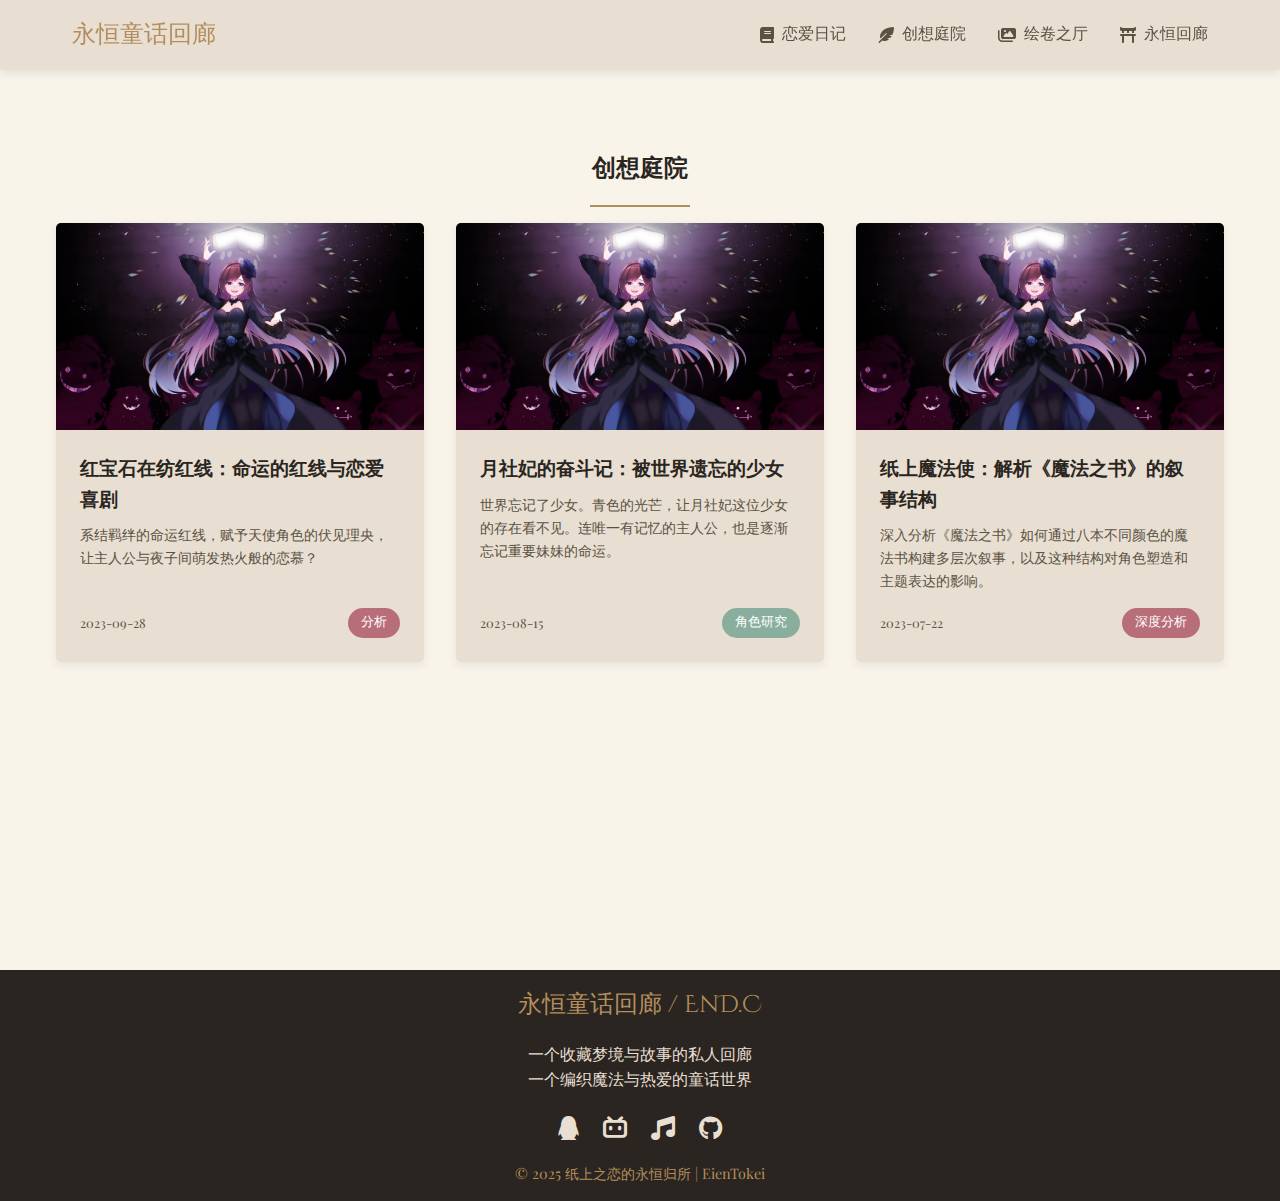
<file: creations.html>
<!DOCTYPE html>
<html lang="en">
<head>
  <meta charset="UTF-8">
  <base href="./">
  <meta name="viewport" content="width=device-width, initial-scale=1.0">
  <link href="https://fonts.googleapis.com/css2?family=Cinzel+Decorative:wght@700&family=Playfair+Display:ital,wght@0,400;0,700;1,400&display=swap" rel="stylesheet">
  <link rel="stylesheet" href="https://cdnjs.cloudflare.com/ajax/libs/font-awesome/6.4.0/css/all.min.css">
  <link rel="stylesheet" href="./styles/index.css">
  <title>创想庭院 | 永恒童话回廊</title>
</head>
<body>
<!-- 导航栏组件将在此动态加载 -->
<div id="navbar-container"></div>

<main>
  <section id="stories">
    <div class="container section-container">
      <h2 class="section-title">创想庭院</h2>
      <!-- 文章卡片网格 -->
      <div class="articles-grid">
        <div class="article-card">
          <div class="article-card-image" style="background-image: url('./images/tale-hover.webp');"></div>
          <div class="article-card-content">
            <h3 class="article-card-title"><a href="#">红宝石在纺红线：命运的红线与恋爱喜剧</a></h3>
            <p class="article-card-excerpt">系结羁绊的命运红线，赋予天使角色的伏见理央，让主人公与夜子间萌发热火般的恋慕？</p>
            <div class="article-card-meta">
              <span>2023-09-28</span>
              <span class="tag tag-ruby">分析</span>
            </div>
          </div>
        </div>
        
        <div class="article-card">
          <div class="article-card-image" style="background-image: url('./images/tale-hover.webp');"></div>
          <div class="article-card-content">
            <h3 class="article-card-title"><a href="#">月社妃的奋斗记：被世界遗忘的少女</a></h3>
            <p class="article-card-excerpt">世界忘记了少女。青色的光芒，让月社妃这位少女的存在看不见。连唯一有记忆的主人公，也是逐渐忘记重要妹妹的命运。</p>
            <div class="article-card-meta">
              <span>2023-08-15</span>
              <span class="tag tag-jade">角色研究</span>
            </div>
          </div>
        </div>
        
        <div class="article-card">
          <div class="article-card-image" style="background-image: url('./images/tale-hover.webp');"></div>
          <div class="article-card-content">
            <h3 class="article-card-title"><a href="#">纸上魔法使：解析《魔法之书》的叙事结构</a></h3>
            <p class="article-card-excerpt">深入分析《魔法之书》如何通过八本不同颜色的魔法书构建多层次叙事，以及这种结构对角色塑造和主题表达的影响。</p>
            <div class="article-card-meta">
              <span>2023-07-22</span>
              <span class="tag tag-ruby">深度分析</span>
            </div>
          </div>
        </div>
      </div>
    
    </div>
  </section>
</main>

<!-- 页脚组件将在此动态加载 -->
<div id="footer-container"></div>

<!-- 通用工具 -->
<script src="./js/common.js"></script>
<script src="./js/navigation.js"></script>

<!-- 初始化 -->
<script>
  document.addEventListener('DOMContentLoaded', function() {
    // 加载组件
    loadComponent('navbar', 'navbar-container', { isHomepage: false });
    loadComponent('footer', 'footer-container');
  });
</script>

</body>
</html>
</file>
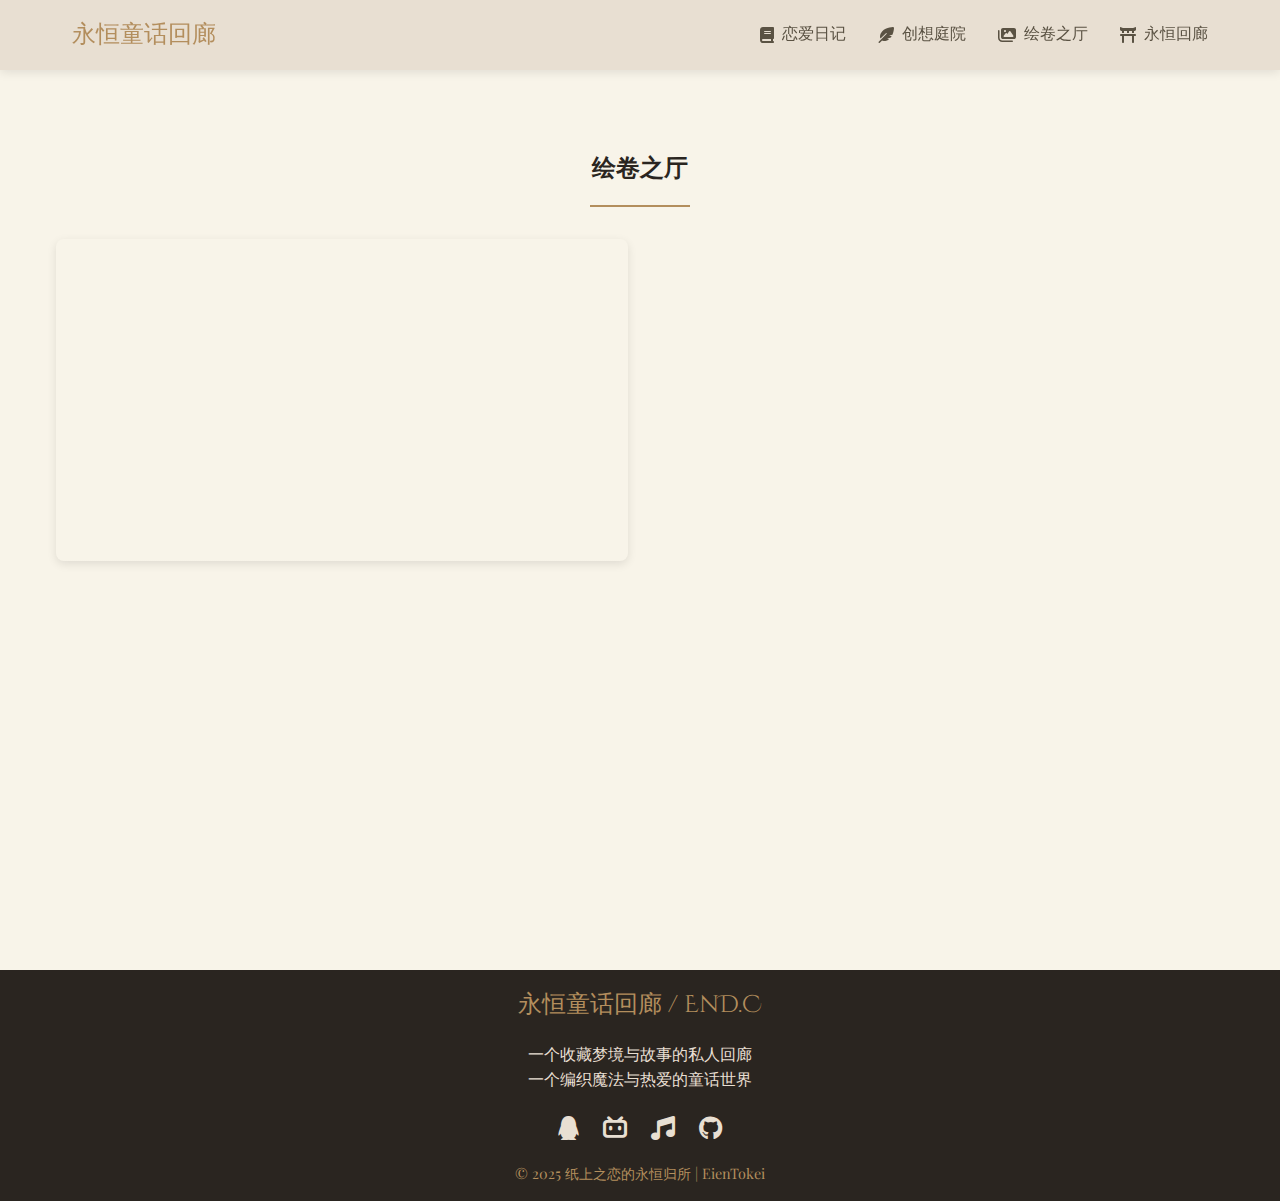
<file: gallery.html>
<!DOCTYPE html>
<html lang="en">
<head>
  <meta charset="UTF-8">
  <base href="./">
  <meta name="viewport" content="width=device-width, initial-scale=1.0">
  <link href="https://fonts.googleapis.com/css2?family=Cinzel+Decorative:wght@700&family=Playfair+Display:ital,wght@0,400;0,700;1,400&display=swap" rel="stylesheet">
  <link rel="stylesheet" href="https://cdnjs.cloudflare.com/ajax/libs/font-awesome/6.4.0/css/all.min.css">
  <link rel="stylesheet" href="./styles/index.css">
  <title>绘卷之厅 | 永恒童话回廊</title>
</head>
<body>
<!-- 导航栏组件将在此动态加载 -->
<div id="navbar-container"></div>

<main>
  <section id="stories">
    <div class="container section-container">
      <h2 class="section-title">绘卷之厅</h2>
      <!-- 卡片网格 -->
      <div class="gallery-grid">
        <a href="./articles/gallery/ONE..html">
          <div class="gallery-item">
            <div class="gallery-image" style="background-image: url('https://i.ibb.co/YBndMK8F/title-1.webp');"></div>
            <div class="gallery-overlay">
              <h4>ONE.</h4>
              <p>那里像夜深人静的积雪一样，重复着日常中毫无变化的景象。</p>
            </div>
          </div>
        </a>
        
      </div>
    
    </div>
  </section>
</main>

<!-- 页脚组件将在此动态加载 -->
<div id="footer-container"></div>

<!-- 通用工具 -->
<script src="./js/common.js"></script>
<script src="./js/navigation.js"></script>

<!-- 初始化 -->
<script>
  document.addEventListener('DOMContentLoaded', function() {
    // 加载组件
    loadComponent('navbar', 'navbar-container', { isHomepage: false });
    loadComponent('footer', 'footer-container');
  });
</script>

</body>
</html>
</file>
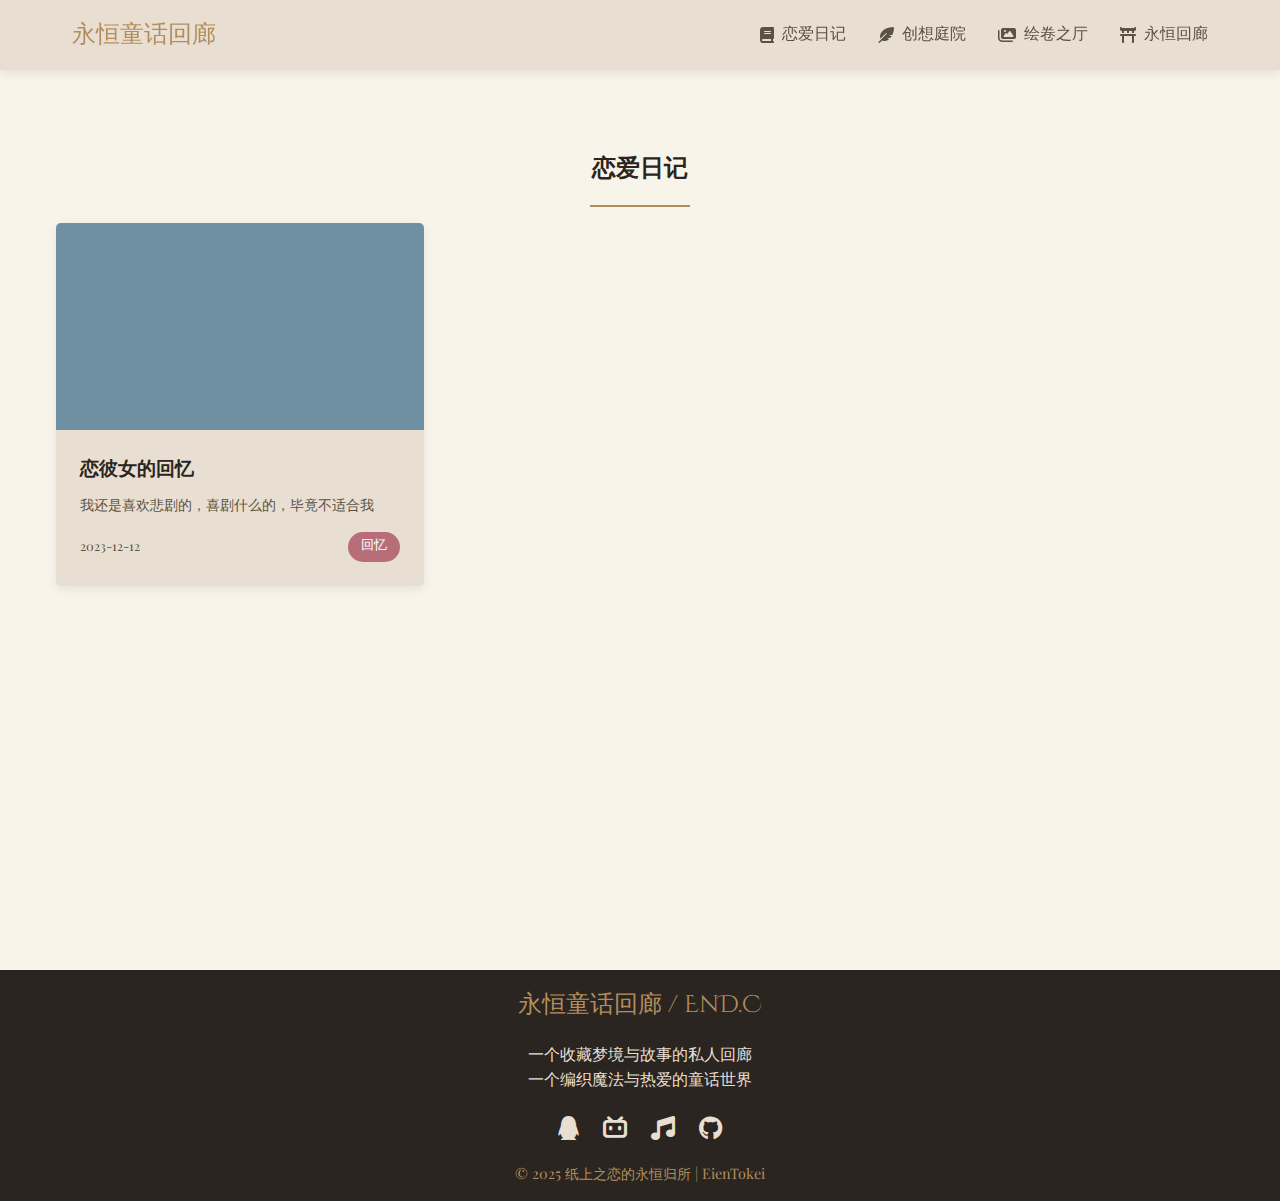
<file: stories.html>
<!DOCTYPE html>
<html lang="en">
<head>
  <meta charset="UTF-8">
  <base href="./">
  <meta name="viewport" content="width=device-width, initial-scale=1.0">
  <link href="https://fonts.googleapis.com/css2?family=Cinzel+Decorative:wght@700&family=Playfair+Display:ital,wght@0,400;0,700;1,400&display=swap" rel="stylesheet">
  <link rel="stylesheet" href="https://cdnjs.cloudflare.com/ajax/libs/font-awesome/6.4.0/css/all.min.css">
  <link rel="stylesheet" href="./styles/index.css">
  <title>恋爱日记 | 永恒童话回廊</title>
</head>
<body>
<!-- 导航栏组件将在此动态加载 -->
<div id="navbar-container"></div>

<main>
  <section id="stories">
    <div class="container section-container">
      <h2 class="section-title">恋爱日记</h2>
      <!-- 文章卡片网格 -->
      <div class="articles-grid">
        <div class="article-card">
          <div class="article-card-image" style="background-image: url('https://s3.bmp.ovh/imgs/2025/10/18/21dcacf666dc06aa.webp');"></div>
          <div class="article-card-content">
            <h3 class="article-card-title"><a href="./articles/stories/恋彼女的回忆.html">恋彼女的回忆</a></h3>
            <p class="article-card-excerpt">我还是喜欢悲剧的，喜剧什么的，毕竟不适合我</p>
            <div class="article-card-meta">
              <span>2023-12-12</span>
              <span class="tag tag-ruby">回忆</span>
            </div>
          </div>
        </div>
        
<!--        <div class="article-card">-->
<!--          <div class="article-card-image" style="background-image: url('./images/tale-hover.webp');"></div>-->
<!--          <div class="article-card-content">-->
<!--            <h3 class="article-card-title"><a href="#">月社妃的奋斗记：被世界遗忘的少女</a></h3>-->
<!--            <p class="article-card-excerpt">世界忘记了少女。青色的光芒，让月社妃这位少女的存在看不见。连唯一有记忆的主人公，也是逐渐忘记重要妹妹的命运。</p>-->
<!--            <div class="article-card-meta">-->
<!--              <span>2023-08-15</span>-->
<!--              <span class="tag tag-jade">角色研究</span>-->
<!--            </div>-->
<!--          </div>-->
<!--        </div>-->
<!--        -->
<!--        <div class="article-card">-->
<!--          <div class="article-card-image" style="background-image: url('./images/tale-hover.webp');"></div>-->
<!--          <div class="article-card-content">-->
<!--            <h3 class="article-card-title"><a href="#">纸上魔法使：解析《魔法之书》的叙事结构</a></h3>-->
<!--            <p class="article-card-excerpt">深入分析《魔法之书》如何通过八本不同颜色的魔法书构建多层次叙事，以及这种结构对角色塑造和主题表达的影响。</p>-->
<!--            <div class="article-card-meta">-->
<!--              <span>2023-07-22</span>-->
<!--              <span class="tag tag-ruby">深度分析</span>-->
<!--            </div>-->
<!--          </div>-->
<!--        </div>-->
<!--      </div>-->
      
    </div>
  </section>
</main>

<!-- 页脚组件将在此动态加载 -->
<div id="footer-container"></div>

<!-- 通用工具 -->
<script src="./js/common.js"></script>
<script src="./js/navigation.js"></script>

<!-- 初始化 -->
<script>
  document.addEventListener('DOMContentLoaded', function() {
    // 加载组件
    loadComponent('navbar', 'navbar-container', { isHomepage: false });
    loadComponent('footer', 'footer-container');
  });
</script>

</body>
</html>
</file>
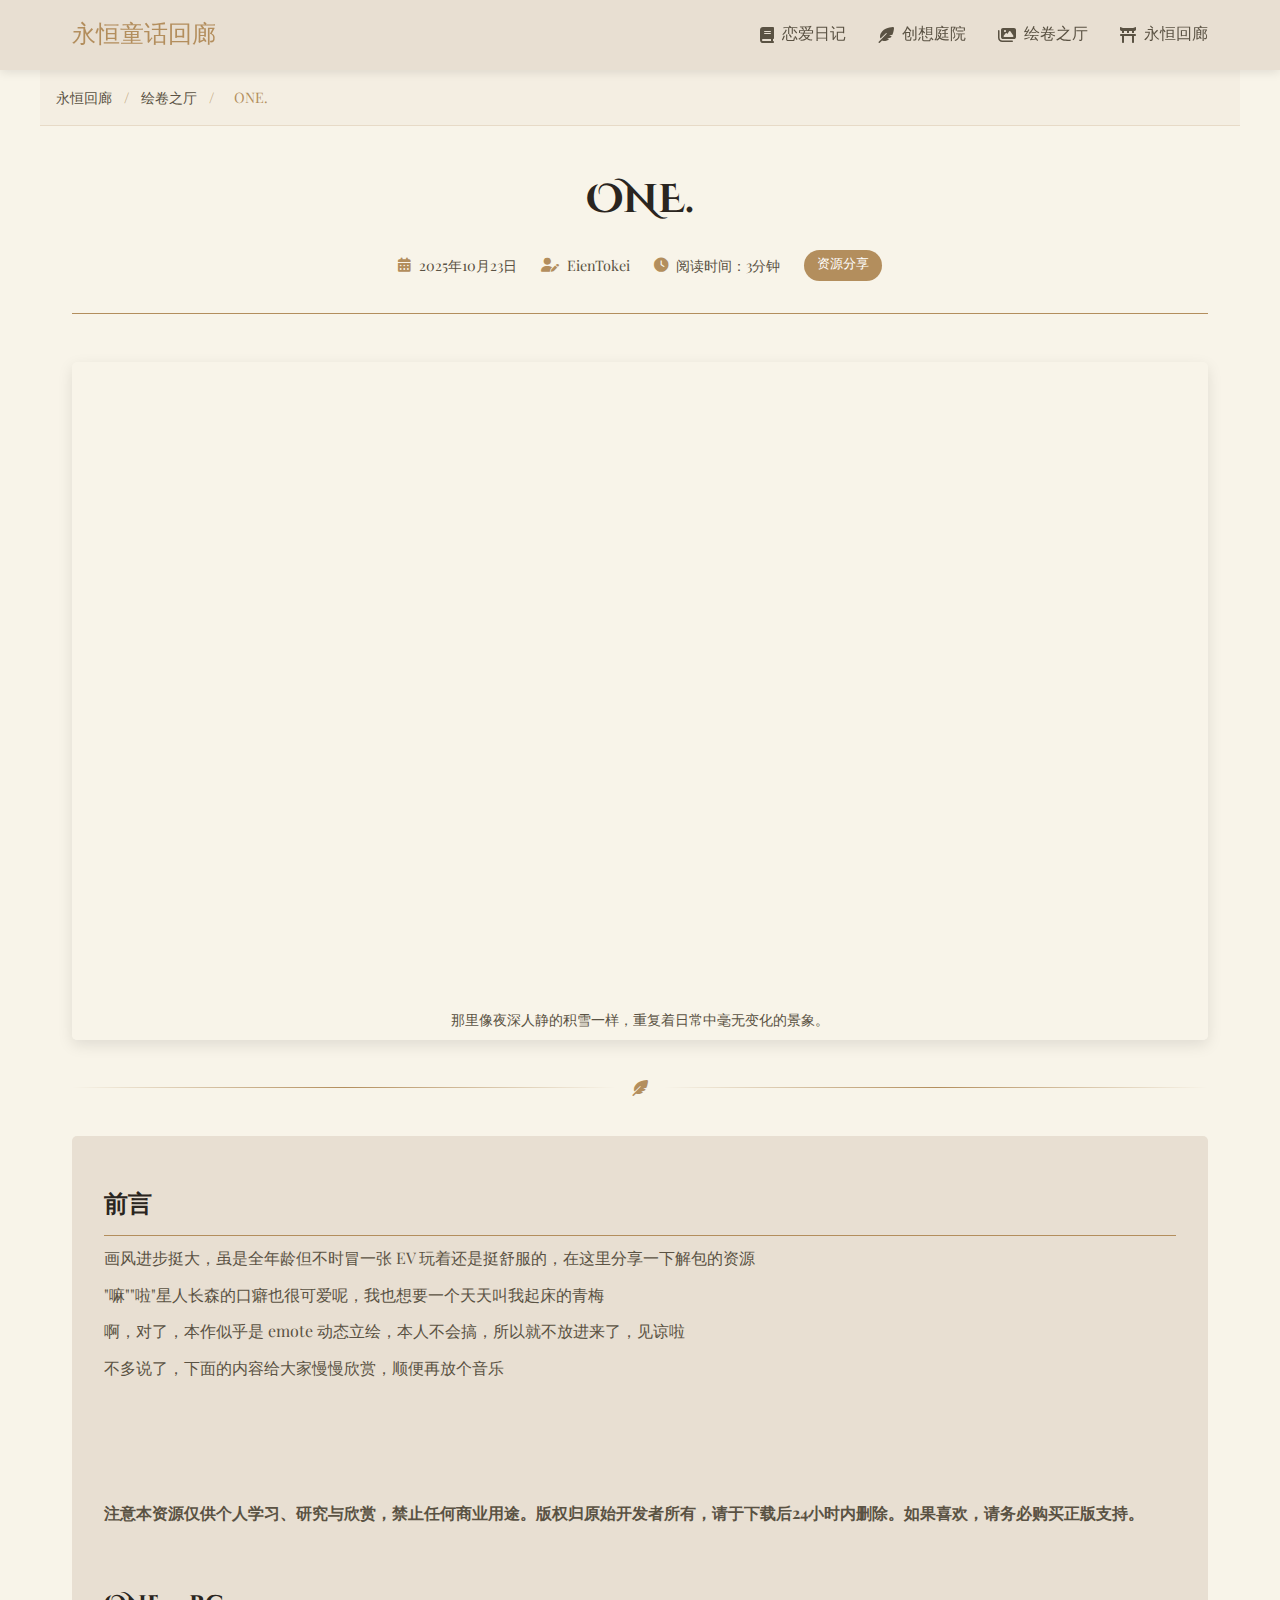
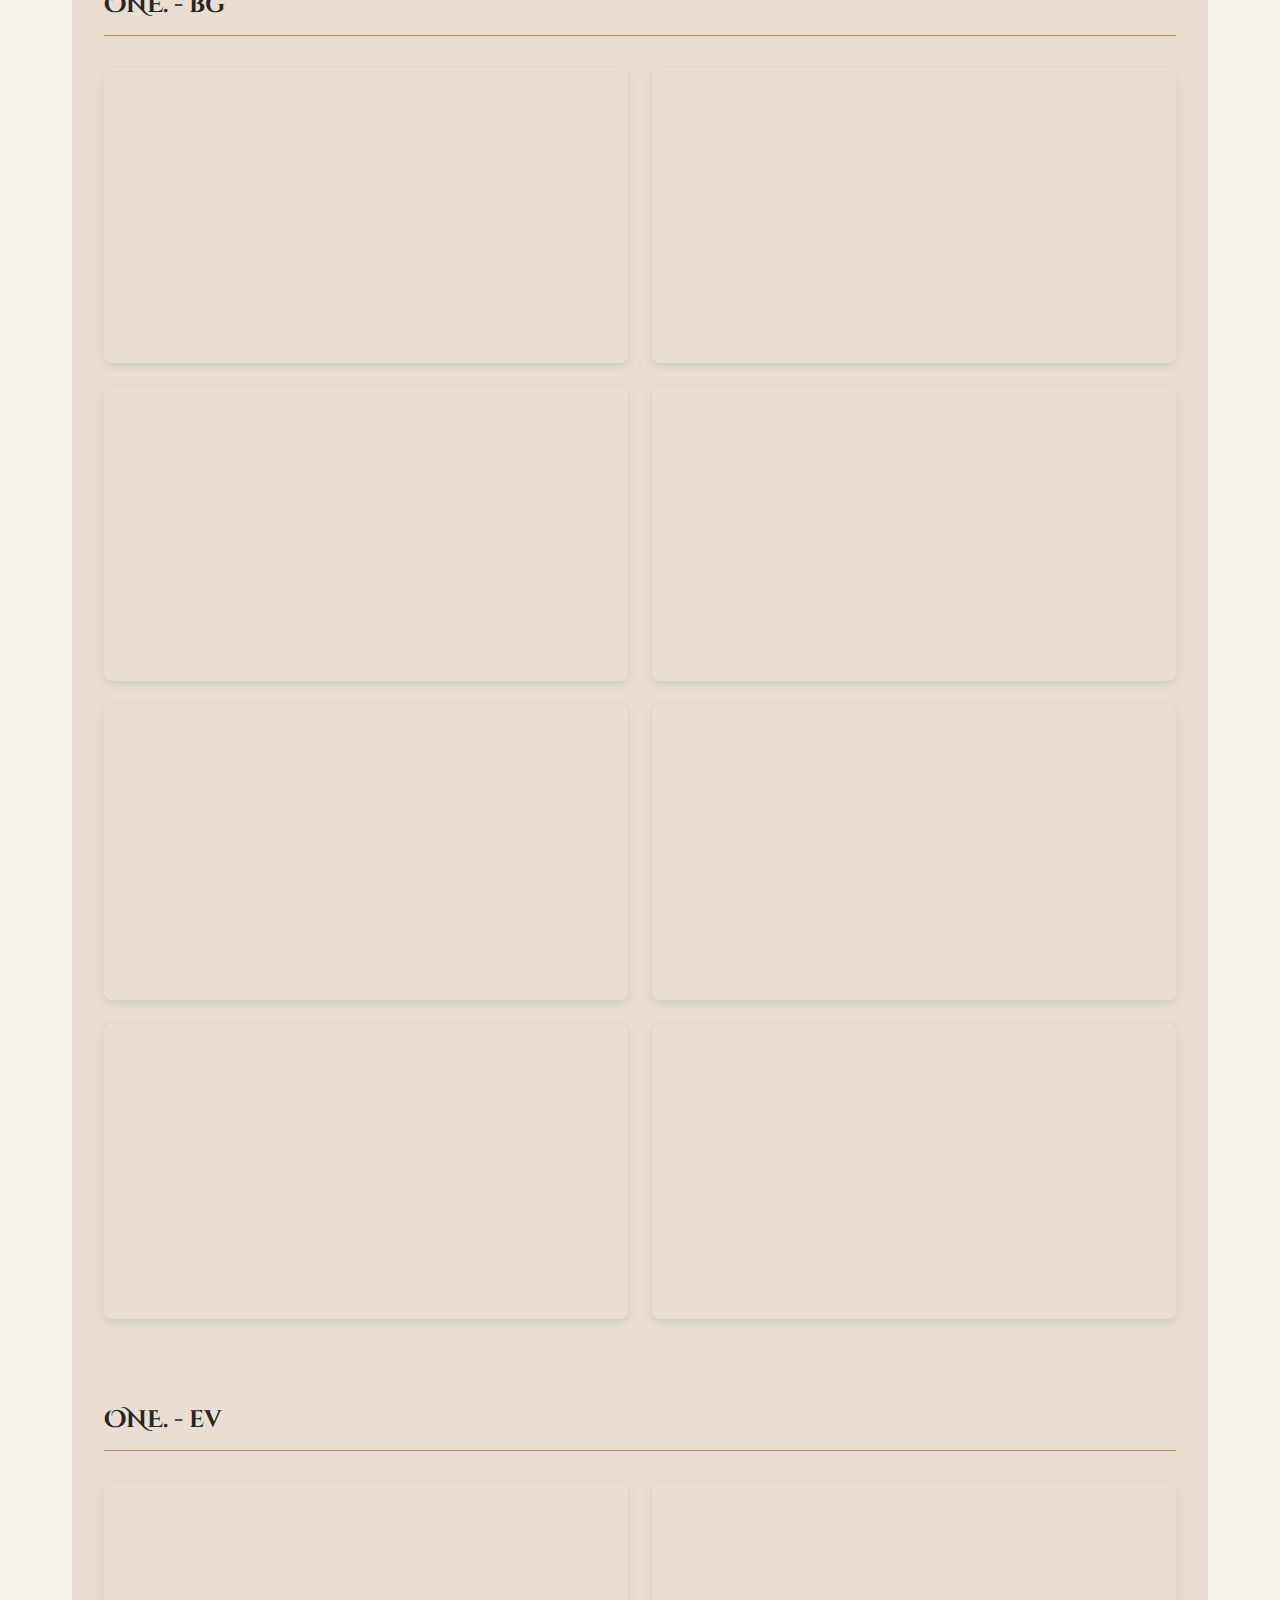
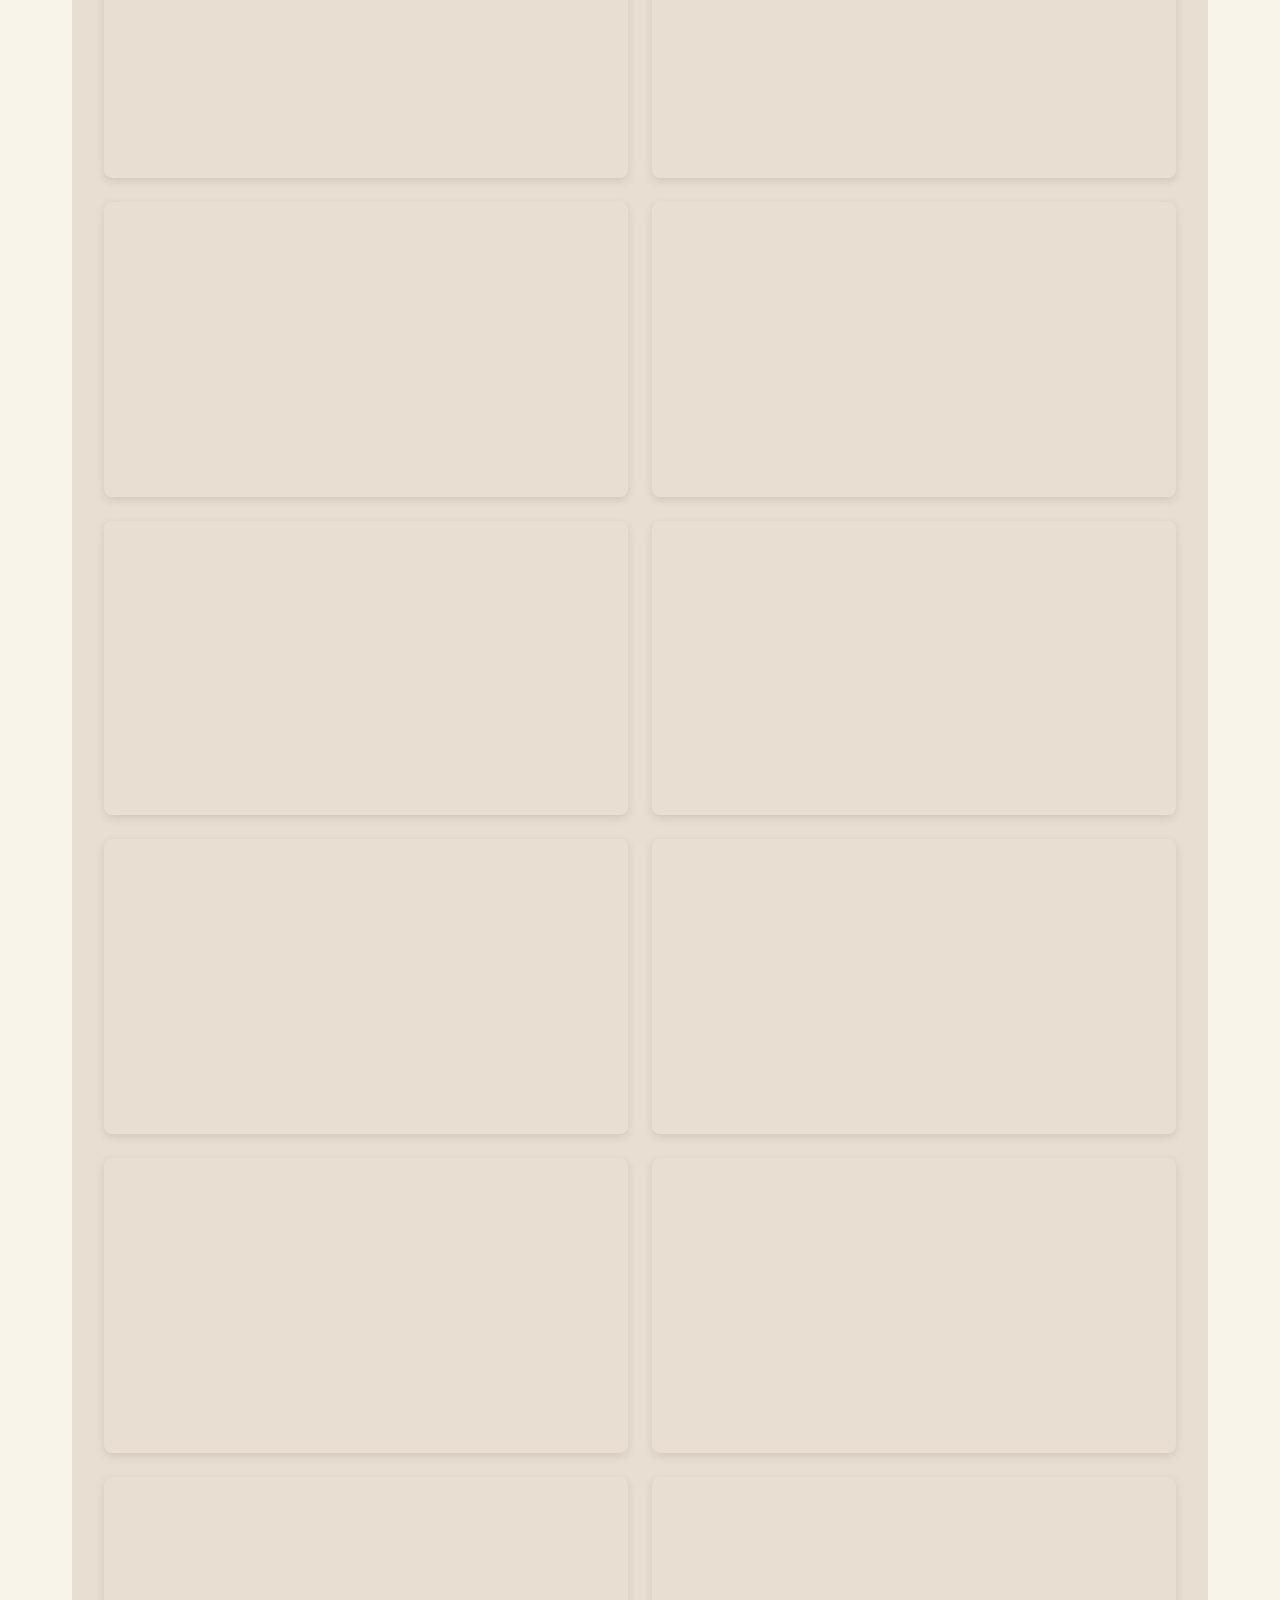
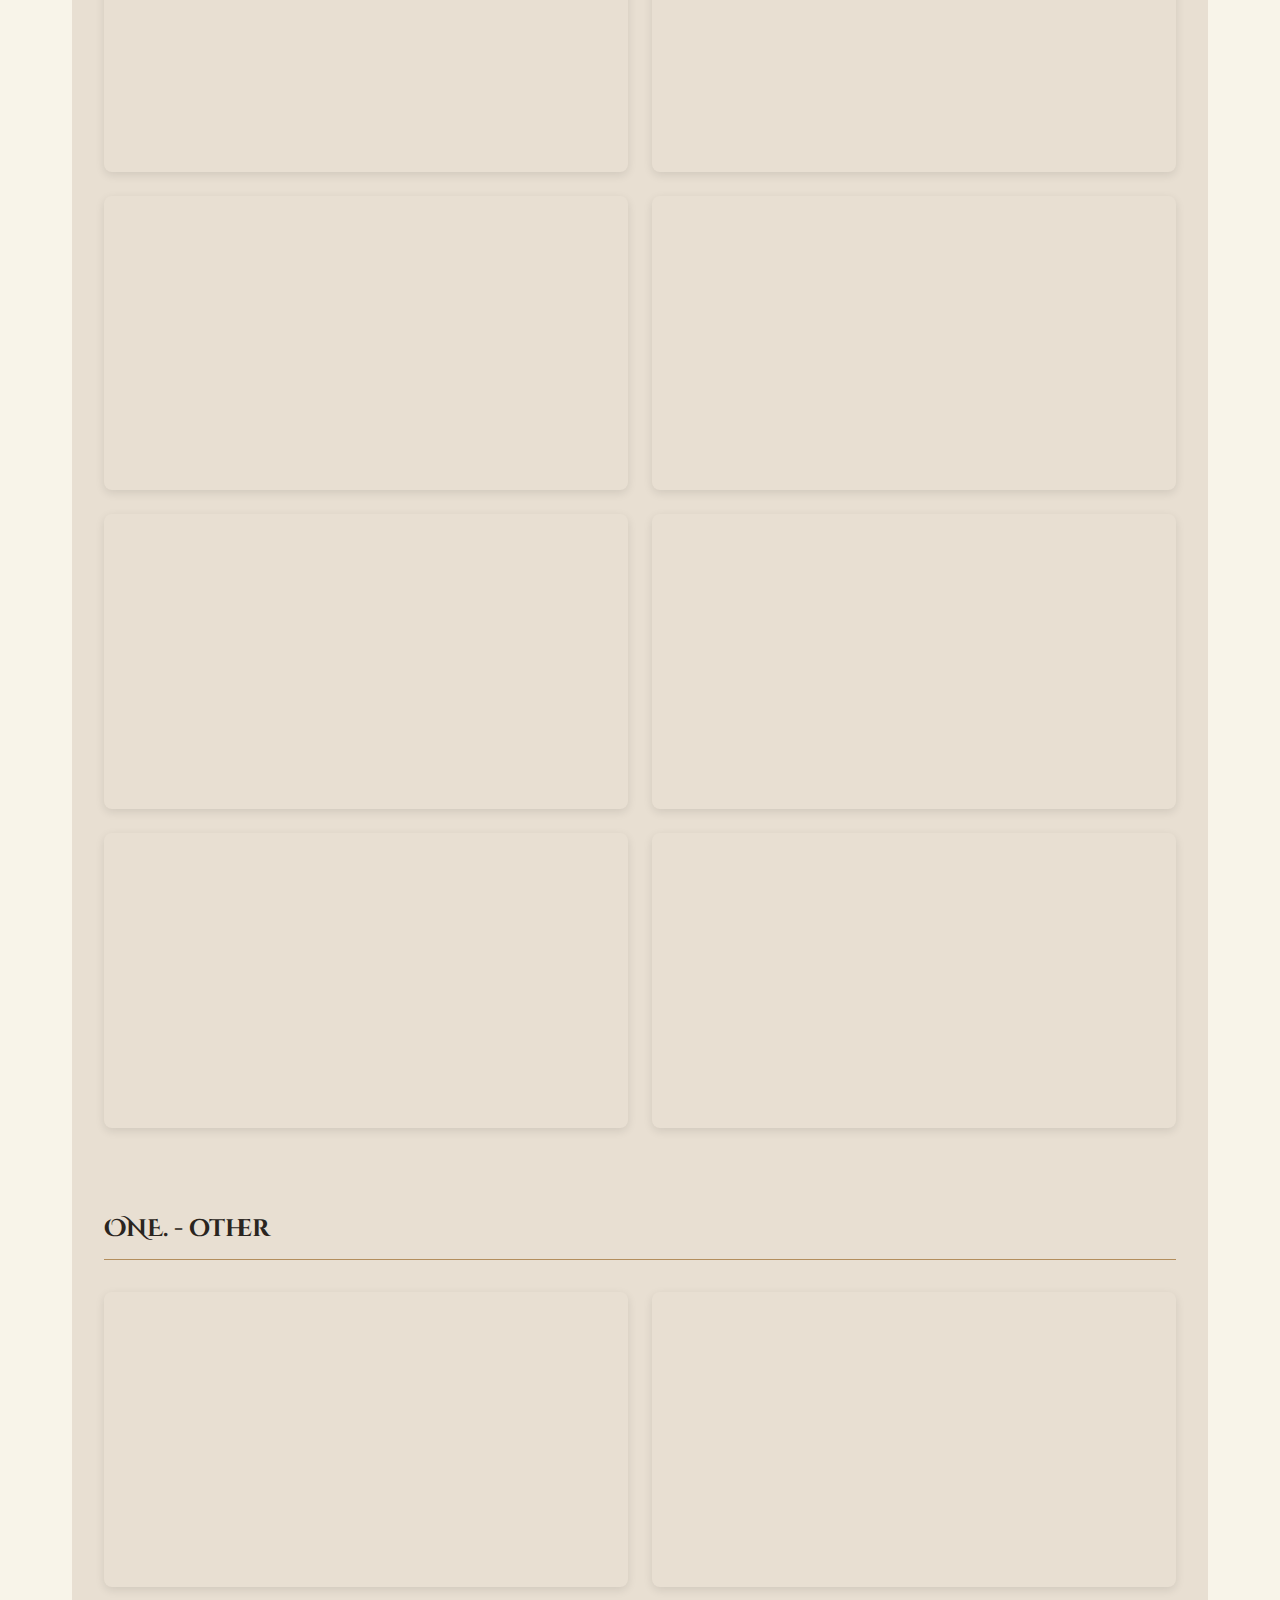
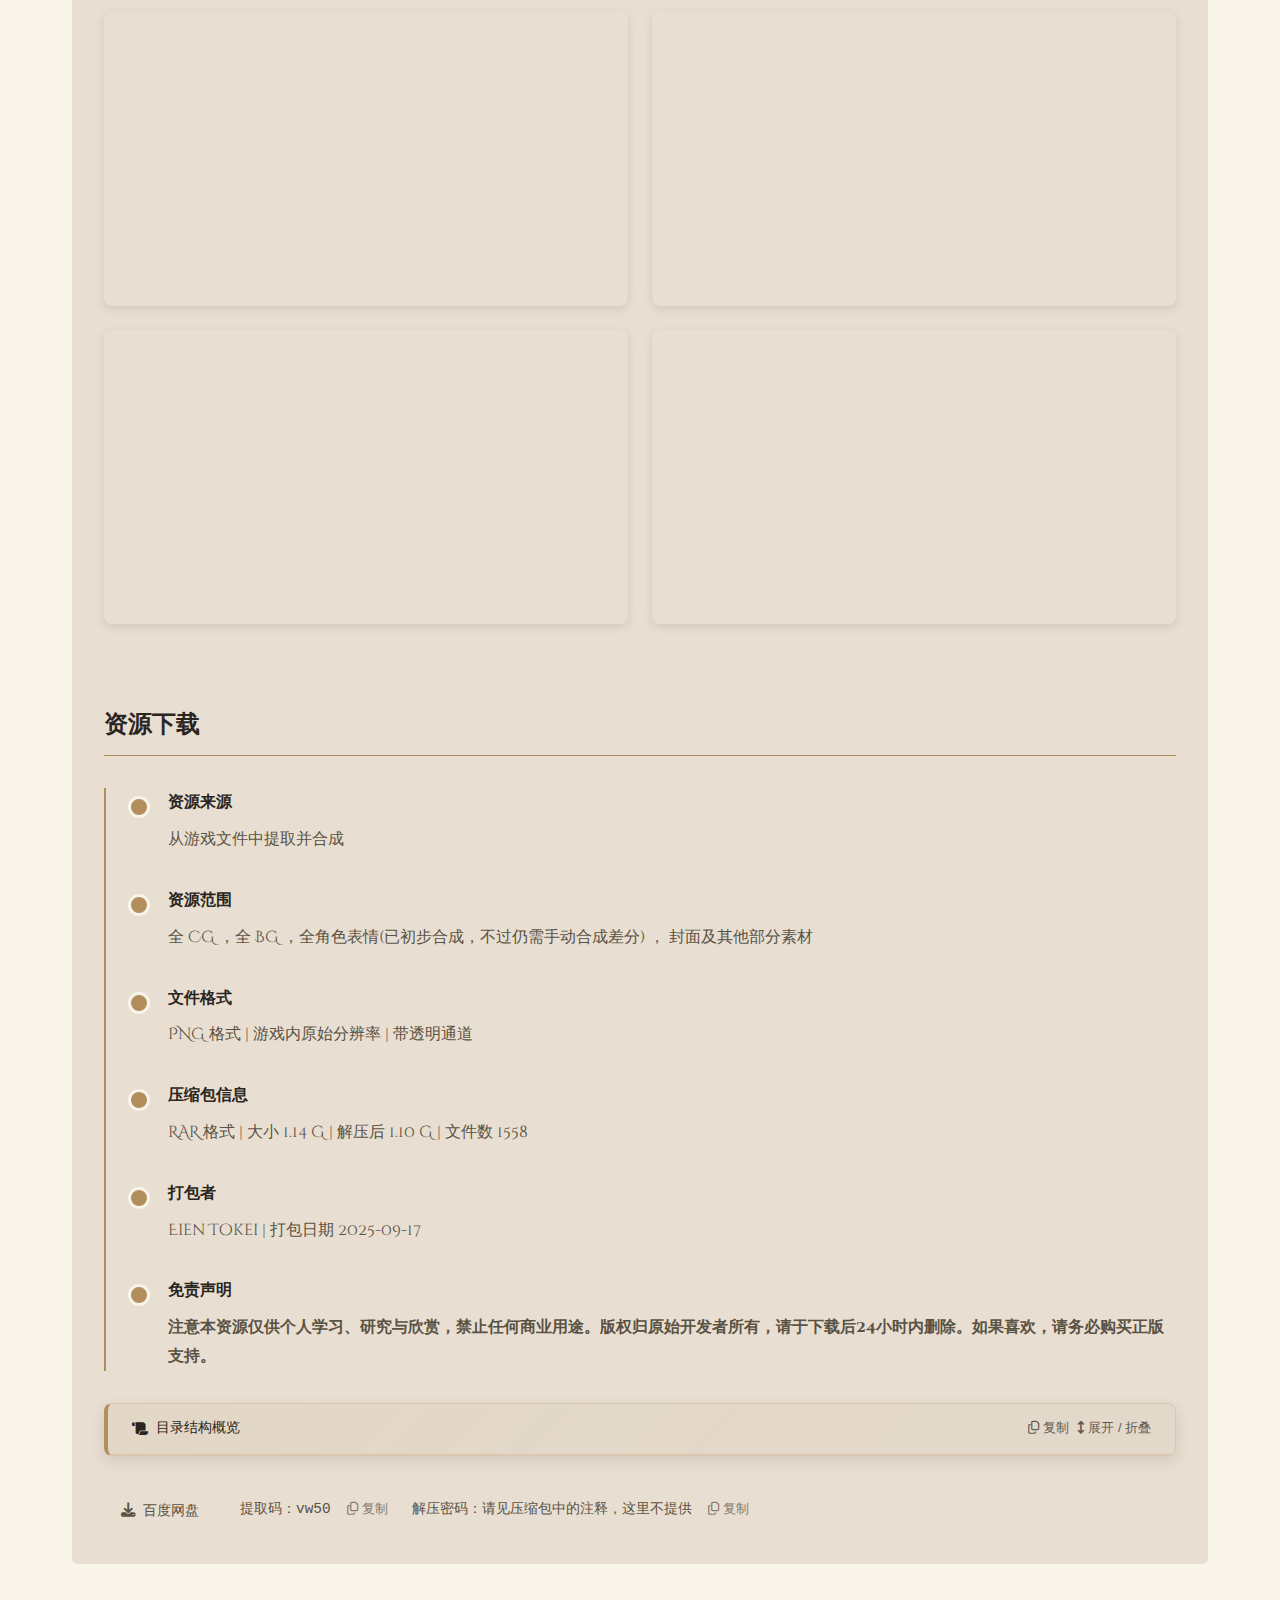
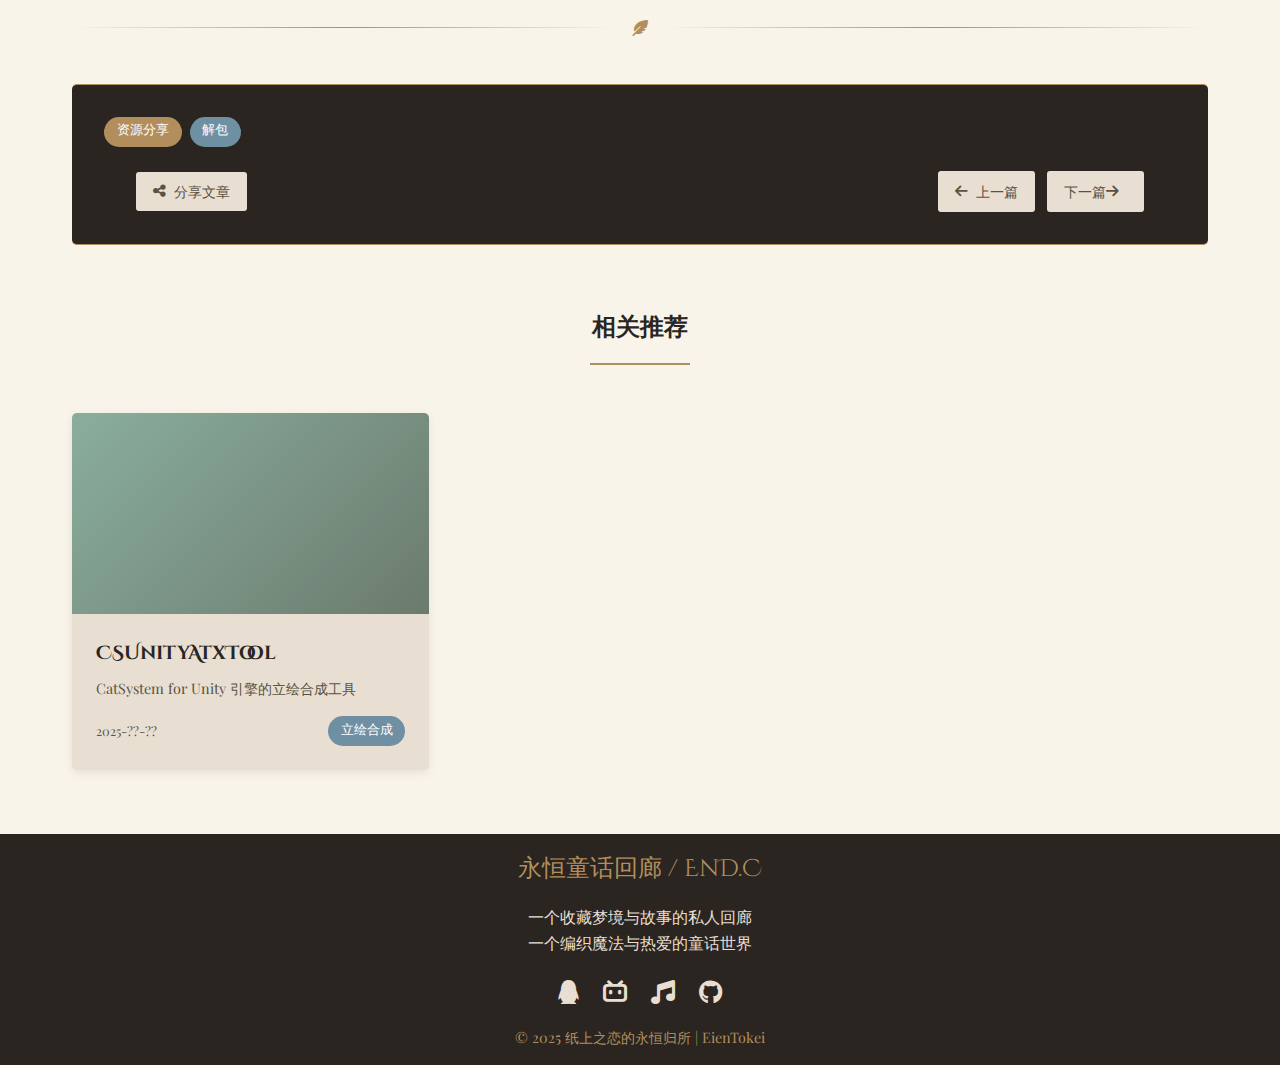
<file: articles/gallery/ONE..html>
<!DOCTYPE html>
<html lang="en">
<head>
  <base href="../../">
  
  <meta charset="UTF-8">
  <meta name="viewport" content="width=device-width, initial-scale=1.0">
  <title>ONE. | 绘卷之厅</title>
  <link rel="icon" href="./images/icon-16.png" sizes="16x16" type="image/png">
  <link rel="icon" href="./images/icon-32.png" sizes="32x32" type="image/png">
  
  <meta name="description" content="分享游戏《ONE.》的解包资源，包含全CG、全BG、角色表情等素材，PNG格式，原始分辨率，带透明通道。">
  <meta name="keywords" content="ONE.,游戏解包,CG,立绘,素材分享,游戏资源">
  <meta name="author" content="EienTokei">
  <meta name="publish-date" content="2025-10-23">
  <link rel="canonical" href="https://eientokei.github.io/EnD.C/articles/ONE..html">
  
  <meta property="og:type" content="article">
  <meta property="og:title" content="ONE. | 绘卷之厅">
  <meta property="og:image" content="https://i.ibb.co/YBndMK8F/title-1.webp">
  <meta property="og:url" content="https://eientokei.github.io/EnD.C/articles/ONE..html">
  <meta property="og:description" content="分享游戏《ONE.》的解包资源，包含全CG、全BG、角色表情等素材，PNG格式，原始分辨率，带透明通道。">
  <meta property="og:site_name" content="EnD.C - 绘卷之厅">
  <meta property="article:publish_time" content="2025-10-23T00:00:00+08:00">
  
  <meta http-equiv="X-UA-Compatible" content="IE=edge">
  <link rel="preconnect" href="https://fonts.googleapis.com">
  <link rel="preconnect" href="https://fonts.gstatic.com" crossorigin>
  <link rel="preload" href="https://fonts.googleapis.com/css2?family=Cinzel+Decorative:wght@700&family=Playfair+Display:ital,wght@0,400;0,700;1,400&display=swap" as="style" onload="this.onload=null,this.rel='stylesheet'">
  <link rel="preload" href="./styles/article.css" as="style" onload="this.onload=null,this.rel='stylesheet'">
  <link rel="preload" href="./js/common.js" as="script">
  
  <link rel="stylesheet" href="https://cdnjs.cloudflare.com/ajax/libs/font-awesome/6.4.0/css/all.min.css">
  
    <style>
      .image {
        width: 100%;
        aspect-ratio: 16/9;
        display: block;
        background-size: cover;
        background-image: url('https://i.ibb.co/YBndMK8F/title-1.webp');
        transition: all 1s ease;
      }
      .image:hover {
        background-image: url('https://i.ibb.co/7dDKfQ4S/title-clear.webp');
      }
    </style>
</head>
<body>
<!-- 导航栏 -->
<div id="navbar-container"></div>

<!-- 面包屑导航 -->
<div class="breadcrumb container">
  <a href="index.html">永恒回廊</a> <span>/</span>
  <a href="gallery.html">绘卷之厅</a> <span>/</span>
  <span>ONE.</span>
</div>

<!-- 文章内容 -->
<main class="container">
  <article>
    <header class="article-header">
      <h1 class="article-title">ONE.</h1>
      <div class="article-meta">
        <div class="meta-item">
          <i class="fas fa-calendar-alt"></i>
          <span>2025年10月23日</span>
        </div>
        <div class="meta-item">
          <i class="fas fa-user-edit"></i>
          <span>EienTokei</span>
        </div>
        <div class="meta-item">
          <i class="fas fa-clock"></i>
          <span>阅读时间：3分钟</span>
        </div>
        <div class="meta-item">
          <span class="tag tag-gold">资源分享</span>
        </div>
      </div>
    </header>
    
    <div class="article-content">
      <figure class="article-image">
        <!-- 在实际使用中替换为真实图片 -->
<!--        <img src='https://s3.bmp.ovh/imgs/2025/10/23/0f2ab7e3270e4656.webp' alt='title'/>-->
        <div class="image"></div>
        <figcaption>那里像夜深人静的积雪一样，重复着日常中毫无变化的景象。</figcaption>
      </figure>
      
      <div class="story-divider">
        <i class="fas fa-feather-alt"></i>
      </div>
      
      <div class="article-body">
        <section>
          <h2>前言</h2>
          <p>画风进步挺大，虽是全年龄但不时冒一张 EV 玩着还是挺舒服的，在这里分享一下解包的资源</p>
          <p>"嘛""啦"星人长森的口癖也很可爱呢，我也想要一个天天叫我起床的青梅</p>
          <p>啊，对了，本作似乎是 emote 动态立绘，本人不会搞，所以就不放进来了，见谅啦</p>
          <p>不多说了，下面的内容给大家慢慢欣赏，顺便再放个音乐</p>
          <figure class="article-music">
            <iframe width=95% src="//music.163.com/outchain/player?type=2&id=2623211164&auto=0&height=66"></iframe>
          </figure>
          <p><b>注意本资源仅供个人学习、研究与欣赏，禁止任何商业用途。版权归原始开发者所有，请于下载后24小时内删除。如果喜欢，请务必购买正版支持。</b></p>
        </section>
        
        <section>
          <h2>ONE. - bg</h2>
          <div class="gallery-grid">
            <div class="gallery-item">
              <div class="gallery-image" style="background-image: url('https://s3.bmp.ovh/imgs/2025/10/23/595976a3ad317705.webp');"></div>
              <div class="gallery-overlay">
                <h4>bg010c</h4>
                <p>卧室</p>
              </div>
            </div>
            
            <div class="gallery-item">
              <div class="gallery-image" style="background-image: url('https://s3.bmp.ovh/imgs/2025/10/23/1b38713355cb43e9.webp');"></div>
              <div class="gallery-overlay">
                <h4>bg050b</h4>
                <p>校舍</p>
              </div>
            </div>
            
            <div class="gallery-item">
              <div class="gallery-image" style="background-image: url('https://s3.bmp.ovh/imgs/2025/10/23/1e413a8b5820f5fe.webp');"></div>
              <div class="gallery-overlay">
                <h4>bg080e</h4>
                <p>教室</p>
              </div>
            </div>
            
            <div class="gallery-item">
              <div class="gallery-image" style="background-image: url('https://s3.bmp.ovh/imgs/2025/10/23/02e694427a9ba70d.webp');"></div>
              <div class="gallery-overlay">
                <h4>bg120a</h4>
                <p>天台</p>
              </div>
            </div>
            
            <div class="gallery-item">
              <div class="gallery-image" style="background-image: url('https://s3.bmp.ovh/imgs/2025/10/23/af312536bca04c51.webp');"></div>
              <div class="gallery-overlay">
                <h4>bg160a2</h4>
                <p>公园</p>
              </div>
            </div>
            
            <div class="gallery-item">
              <div class="gallery-image" style="background-image: url('https://s3.bmp.ovh/imgs/2025/10/23/476ff72dbf2e39a1.webp');"></div>
              <div class="gallery-overlay">
                <h4>bg500b</h4>
                <p>这种时候，我便会觉得自己似乎属于另一个世界。</p>
              </div>
            </div>
            
            <div class="gallery-item">
              <div class="gallery-image" style="background-image: url('https://s3.bmp.ovh/imgs/2025/10/23/4270e9e82b007cc4.webp');"></div>
              <div class="gallery-overlay">
                <h4>bg501</h4>
                <p>我曾见过一望无际的海洋。</p>
              </div>
            </div>
            
            <div class="gallery-item">
              <div class="gallery-image" style="background-image: url('https://s3.bmp.ovh/imgs/2025/10/23/e5db04940c1481b4.webp');"></div>
              <div class="gallery-overlay">
                <h4>bg502b</h4>
                <p>身处这样一个空无一物、与世隔绝的地方，我才能更加珍视那个喜欢着我的人。</p>
              </div>
            </div>
          </div>
        
        </section>
        
        <section>
          <h2>ONE. - ev</h2>
          <div class="gallery-grid">
            <div class="gallery-item">
              <div class="gallery-image" style="background-image: url('https://s3.bmp.ovh/imgs/2025/10/23/b37b892bd7a177e2.webp');"></div>
              <div class="gallery-overlay">
                <h4>ev01miz01_1</h4>
                <p>如果你想和我交往的话，我是愿意的。</p>
              </div>
            </div>
            
            <div class="gallery-item">
              <div class="gallery-image" style="background-image: url('https://s3.bmp.ovh/imgs/2025/10/23/ee1aae1027ccd5c9.webp');"></div>
              <div class="gallery-overlay">
                <h4>ev01miz02_1</h4>
                <p>又快迟到了...</p>
              </div>
            </div>
            
            <div class="gallery-item">
              <div class="gallery-image" style="background-image: url('https://s3.bmp.ovh/imgs/2025/10/23/6b3a465b224bcf0f.webp');"></div>
              <div class="gallery-overlay">
                <h4>ev01miz03_1</h4>
                <p>终于抓到你了......</p>
              </div>
            </div>
            
            <div class="gallery-item">
              <div class="gallery-image" style="background-image: url('https://s3.bmp.ovh/imgs/2025/10/23/7c888bda3cca5b72.webp');"></div>
              <div class="gallery-overlay">
                <h4>ev01miz05_1</h4>
                <p>起床啦~</p>
              </div>
            </div>
            
            <div class="gallery-item">
              <div class="gallery-image" style="background-image: url('https://s3.bmp.ovh/imgs/2025/10/23/8ee90f3fae2ce2a3.webp');"></div>
              <div class="gallery-overlay">
                <h4>ev01miz06_1</h4>
                <p>约会</p>
              </div>
            </div>
            
            <div class="gallery-item">
              <div class="gallery-image" style="background-image: url('https://s3.bmp.ovh/imgs/2025/10/23/0839b1bf50d43e57.webp');"></div>
              <div class="gallery-overlay">
                <h4>ev01mizSD_9</h4>
                <p>偷吃</p>
              </div>
            </div>
            
            <div class="gallery-item">
              <div class="gallery-image" style="background-image: url('https://s3.bmp.ovh/imgs/2025/10/23/3f29e970fad1eb64.webp');"></div>
              <div class="gallery-overlay">
                <h4>ev02rum05_1</h4>
                <p>舞会</p>
              </div>
            </div>
            
            <div class="gallery-item">
              <div class="gallery-image" style="background-image: url('https://s3.bmp.ovh/imgs/2025/10/23/35160313d51da5ce.webp');"></div>
              <div class="gallery-overlay">
                <h4>ev02rum10_1</h4>
                <p>我回来了</p>
              </div>
            </div>
            
            <div class="gallery-item">
              <div class="gallery-image" style="background-image: url('https://s3.bmp.ovh/imgs/2025/10/23/3c501ec5abb36063.webp');"></div>
              <div class="gallery-overlay">
                <h4>ev02rum15_1</h4>
                <p>没事的</p>
              </div>
            </div>
            
            <div class="gallery-item">
              <div class="gallery-image" style="background-image: url('https://s3.bmp.ovh/imgs/2025/10/23/6d6a0ce4c1cfecbb.webp');"></div>
              <div class="gallery-overlay">
                <h4>ev02rumSD02_02_1</h4>
                <p>这张 CD 挺适合你</p>
              </div>
            </div>
            
            <div class="gallery-item">
              <div class="gallery-image" style="background-image: url('https://i.ibb.co/yBxX497p/ev03mis04-3.webp');"></div>
              <div class="gallery-overlay">
                <h4>ev03mis04-3</h4>
                <p>我们两人围着一支蜡烛度过了圣诞节。</p>
              </div>
            </div>
            
            <div class="gallery-item">
              <div class="gallery-image" style="background-image: url('https://i.ibb.co/cKxf2syn/ev03mis08-1.webp');"></div>
              <div class="gallery-overlay">
                <h4>ev03mis08-1</h4>
                <p>夜晚</p>
              </div>
            </div>
            
            <div class="gallery-item">
              <div class="gallery-image" style="background-image: url('https://i.ibb.co/S4PfVvg0/ev03mis-SD-kaisou-4.webp');"></div>
              <div class="gallery-overlay">
                <h4>ev03mis-SD-kaisou-4</h4>
                <p>学姐，胖次......</p>
              </div>
            </div>
            
            <div class="gallery-item">
              <div class="gallery-image" style="background-image: url('https://i.ibb.co/8LgwJ07S/ev04aka05-1.webp');"></div>
              <div class="gallery-overlay">
                <h4>ev04aka05-1</h4>
                <p>午休</p>
              </div>
            </div>
            
            <div class="gallery-item">
              <div class="gallery-image" style="background-image: url('https://i.ibb.co/MyV4gW4D/ev04aka10-1.webp');"></div>
              <div class="gallery-overlay">
                <h4>ev04aka10-1</h4>
                <p>正是因为有限,我们才能看到生活中的某些事物……</p>
              </div>
            </div>
            
            <div class="gallery-item">
              <div class="gallery-image" style="background-image: url('https://i.ibb.co/Pv2Jdv8k/ev05mio01-1.webp');"></div>
              <div class="gallery-overlay">
                <h4>ev05mio01-1</h4>
                <p>洗好的校服</p>
              </div>
            </div>
            
            <div class="gallery-item">
              <div class="gallery-image" style="background-image: url('https://i.ibb.co/WpgGkHVC/ev05mio-SD-2.webp');"></div>
              <div class="gallery-overlay">
                <h4>ev05mio-SD-2</h4>
                <p>意外</p>
              </div>
            </div>
            
            <div class="gallery-item">
              <div class="gallery-image" style="background-image: url('https://i.ibb.co/27SdKdPq/ev06may09-1.webp');"></div>
              <div class="gallery-overlay">
                <h4>ev06may09-1</h4>
                <p>毕业了</p>
              </div>
            </div>
          </div>
        </section>
        
        <section>
          <h2>ONE. - other</h2>
          <div class="gallery-grid">
            <div class="gallery-item">
              <div class="gallery-image" style="background-image: url('https://i.ibb.co/CpmN0Vdb/item01-2.webp');"></div>
              <div class="gallery-overlay">
                <h4>item01-2</h4>
                <p>学姐的贺卡，虽然龙飞凤舞，却饱含心意</p>
              </div>
            </div>
            
            <div class="gallery-item">
              <div class="gallery-image" style="background-image: url('https://i.ibb.co/Y7CmDXv0/item03-2.webp');"></div>
              <div class="gallery-overlay">
                <h4>item03-2</h4>
                <p>考试</p>
              </div>
            </div>
            
            <div class="gallery-item">
              <div class="gallery-image" style="background-image: url('https://i.ibb.co/hJb0CHnC/item05-1.webp');"></div>
              <div class="gallery-overlay">
                <h4>item05-1</h4>
                <p>礼物</p>
              </div>
            </div>
            
            <div class="gallery-item">
              <div class="gallery-image" style="background-image: url('https://i.ibb.co/3ySdGPHY/st-sd-aka6.webp');"></div>
              <div class="gallery-overlay">
                <h4>st-sd-aka6</h4>
                <p>茜</p>
              </div>
            </div>
            
            <div class="gallery-item">
              <div class="gallery-image" style="background-image: url('https://i.ibb.co/23Tc8bWH/st-sd-nag2.webp');"></div>
              <div class="gallery-overlay">
                <h4>st-sd-nag2</h4>
                <p>长森</p>
              </div>
            </div>
            
            <div class="gallery-item">
              <div class="gallery-image" style="background-image: url('https://i.ibb.co/cKZNgNxz/st-sd-yuk2.webp');"></div>
              <div class="gallery-overlay">
                <h4>st-sd-yuk2</h4>
                <p>前辈</p>
              </div>
            </div>
          </div>
        </section>
        
        <section>
          <h2>资源下载</h2>
          
          <div class="timeline">
            <div class="timeline-item">
              <div class="timeline-date">资源来源</div>
              <p>从游戏文件中提取并合成</p>
            </div>
            <div class="timeline-item">
              <div class="timeline-date">资源范围</div>
              <p>全 CG ，全 BG ，全角色表情(已初步合成，不过仍需手动合成差分) ， 封面及其他部分素材</p>
            </div>
            <div class="timeline-item">
              <div class="timeline-date">文件格式</div>
              <p>PNG 格式 | 游戏内原始分辨率 | 带透明通道</p>
            </div>
            <div class="timeline-item">
              <div class="timeline-date">压缩包信息</div>
              <p>RAR 格式 | 大小 1.14 G | 解压后 1.10 G | 文件数 1558</p>
            </div>
            <div class="timeline-item">
              <div class="timeline-date">打包者</div>
              <p>Eien Tokei | 打包日期 2025-09-17</p>
            </div>
            <div class="timeline-item">
              <div class="timeline-date">免责声明</div>
              <p><b>注意本资源仅供个人学习、研究与欣赏，禁止任何商业用途。版权归原始开发者所有，请于下载后24小时内删除。如果喜欢，请务必购买正版支持。</b></p>
            </div>
          </div>
          
          <div class="code-container code-magic-book">
            <div class="code-header">
              <div class="code-title">
                <i class="fas fa-scroll"></i>
                <span>目录结构概览</span>
              </div>
              <div class="code-actions">
                <button class="code-action"><i class="far fa-copy"></i> 复制</button>
                <button class="code-action" onclick="this.parentElement.parentElement.parentElement.classList.toggle('active')"><i class="fas fa-arrows-up-down"></i> 展开 / 折叠</button>
              </div>
            </div>
            <div class="code-content">
                <pre><code class="language-bash">
ONE./
│  title_0.png
│  title_1.png
│  title_clear.png
│
├─bg/
│      BG010a.png
│      bg010a2.png
│      ......
│      BG_SD_e.png
│      bg_white.png
│
├─ev/
│      ev01miz01_1.png
│      ......
│      ev06maySD_kaisou_g.png
│      ev07shn01_1.png
│      ev07shn01_2.png
│
├─face/
│  ├─faaak01a/
│  │      1_a.png
│  │      ......
│  │      1_p.png
│  │      FaAak01a.png
│  │
│  ├─faaak01b/
│  │      1_a.png
│  │      ......
│  │      1_p.png
│  │      FaAak01b.png
│  │
│  ├─....../
│  │      ......
│  │
│  └─fayuk01b/
│          1_a.png
│          ......
│          1_o.png
│          FaYuk01b.png
│
└─image/
    │  ......
    │  calendar_4.png
    │  ......
    │  item05_1.png
    │  ......
    │  st_sd_yuk3.png
    │  title_bg_0.png
    │  title_bg_1.png
    │  title_clear_bg.png
    │
    └─etc/
            logo_1.png
            logo_2.png
            sketch_001.png
            ......
            sketch_056.png
</code></pre>
            </div>
          </div>
          
          <div class="download-container">
            <a href="https://pan.baidu.com/s/1FcBj30cLvIN55cPDZRaYVg?pwd=vw50" class="action-btn share-btn" target="_blank">
              <i class="fas fa-download"></i>百度网盘
            </a>
            <div class="code-container" style="box-shadow: none; margin: 0;">
              <code class="extraction">vw50</code>
              <button class="code-action"><i class="far fa-copy"></i> 复制 </button>
              
            </div>
            <div class="code-container" style="box-shadow: none; margin: 0;">
              <code class="decompression">请见压缩包中的注释，这里不提供</code>
              <button class="code-action"><i class="far fa-copy"></i> 复制 </button>
            </div>
          </div>
        </section>
      </div>
    </div>
    
    <div class="story-divider">
      <i class="fas fa-feather-alt"></i>
    </div>
    
    <footer class="article-footer">
      <div class="article-tags">
        <span class="tag tag-gold">资源分享</span>
        <span class="tag tag-lapis">解包</span>
      </div>
      
      <div class="article-actions">
        <div class="share-container" id="shareContainer">
          <button class="action-btn share-btn" id="shareBtn">
            <i class="fas fa-share-alt"></i> 分享文章
          </button>
          
          <div class="share-dropdown" id="shareDropdown">
            <a href="#" class="share-option weibo" data-platform="weibo">
              <i class="fab fa-weibo"></i> 分享到微博
            </a>
            <a href="#" class="share-option wechat" data-platform="wechat">
              <i class="fab fa-weixin"></i> 分享到微信
            </a>
            <a href="#" class="share-option qq" data-platform="qq">
              <i class="fab fa-qq"></i> 分享到QQ
            </a>
            <a href="#" class="share-option twitter" data-platform="twitter">
              <i class="fab fa-twitter"></i> 分享到Twitter
            </a>
            <a href="#" class="share-option link" data-platform="link" id="copyLinkBtn">
              <i class="fas fa-link"></i> 复制链接
            </a>
          </div>
        </div>
        
        
        <div class="nav-buttons">
          <a href="#" class="action-btn">
            <i class="fas fa-arrow-left"></i> 上一篇
          </a>
          <a href="#" class="action-btn">
            下一篇 <i class="fas fa-arrow-right"></i>
          </a>
        </div>
      </div>
    </footer>
  </article>
  
  <!-- 相关文章 -->
  <section class="related-articles">
    <h2 class="section-title">相关推荐</h2>
    <div class="articles-grid">
      <div class="article-card">
        <div class="article-card-image" style="background: linear-gradient(135deg, var(--color-faded-jade), var(--color-patina-green));"></div>
        <div class="article-card-content">
          <h3 class="article-card-title"><a >CSUnityAtxTool</a></h3>
          <p class="article-card-excerpt">CatSystem for Unity 引擎的立绘合成工具</p>
          <div class="article-card-meta">
            <span>2025-??-??</span>
            <span class="tag tag-lapis">立绘合成</span>
          </div>
        </div>
      </div>
      
    </div>
  </section>
</main>

<!-- 页脚 -->
<div id="footer-container"></div>

<!-- 微信二维码模态框 -->
<div class="qrcode-modal" id="qrcodeModal">
  <div class="qrcode-content">
    <h3>微信分享</h3>
    <p>扫描二维码分享到微信</p>
    <div class="qrcode-image">
      <!-- 在实际项目中这里应该是真实的二维码 -->
      微信二维码图片
    </div>
    <button class="close-modal" id="closeModal">关闭</button>
  </div>
</div>

<!-- 提示信息 -->
<div class="toast" id="toast">链接已复制到剪贴板</div>

<script src="js/common.js"></script>
<script>
  // 初始化所有遮罩的点击事件
  document.querySelectorAll('.text-mask, .spoiler-mask, .page-mask').forEach(mask => {
    mask.addEventListener('click', function() {
      this.classList.toggle('active');
    });
  });
  // 简单的复制功能实现
  document.querySelectorAll('.code-action').forEach(button => {
    button.addEventListener('click', function() {
      const codeContainer = this.closest('.code-container');
      const codeContent = codeContainer.querySelector('code');
      
      if (this.querySelector('.fa-copy')) {
        // 复制代码到剪贴板
        const textArea = document.createElement('textarea');
        textArea.value = codeContent.textContent;
        document.body.appendChild(textArea);
        textArea.select();
        document.execCommand('copy');
        document.body.removeChild(textArea);
        
        // 显示复制成功反馈
        const originalText = this.innerHTML;
        this.innerHTML = '<i class="fas fa-check"></i> 已复制 ';
        setTimeout(() => {
          this.innerHTML = originalText;
        }, 2000);
      }
    });
  });
  // 简单的交互效果
  document.addEventListener('DOMContentLoaded', function() {
    
    loadComponent('navbar', 'navbar-container', {isHomePage: false});
    loadComponent('footer', 'footer-container');
    
    
    const shareContainer = document.getElementById('shareContainer');
    const shareBtn = document.getElementById('shareBtn');
    const shareDropdown = document.getElementById('shareDropdown');
    const copyLinkBtn = document.getElementById('copyLinkBtn');
    const toast = document.getElementById('toast');
    const qrcodeModal = document.getElementById('qrcodeModal');
    const closeModal = document.getElementById('closeModal');
    
    // 当前页面信息
    const pageUrl = window.location.href;
    const pageTitle = document.title;
    
    // 切换分享下拉菜单显示/隐藏
    shareBtn.addEventListener('click', function(e) {
      e.stopPropagation();
      shareContainer.classList.toggle('active');
    });
    
    // 点击页面其他区域关闭分享菜单
    document.addEventListener('click', function() {
      shareContainer.classList.remove('active');
    });
    
    // 阻止分享菜单内的点击事件冒泡
    shareDropdown.addEventListener('click', function(e) {
      e.stopPropagation();
    });
    
    // 分享到不同平台
    document.querySelectorAll('.share-option').forEach(option => {
      option.addEventListener('click', function(e) {
        e.preventDefault();
        const platform = this.getAttribute('data-platform');
        
        switch(platform) {
          case 'weibo':
            shareToWeibo();
            break;
          case 'wechat':
            shareToWechat();
            break;
          case 'qq':
            shareToQQ();
            break;
          case 'twitter':
            shareToTwitter();
            break;
          case 'link':
            copyToClipboard();
            break;
        }
        
        // 关闭分享菜单
        shareContainer.classList.remove('active');
      });
    });
    
    // 分享到微博
    function shareToWeibo() {
      const shareUrl = `http://service.weibo.com/share/share.php?url=${encodeURIComponent(pageUrl)}&title=${encodeURIComponent(pageTitle)}`;
      window.open(shareUrl, '_blank', 'width=615,height=505');
    }
    
    // 分享到微信
    function shareToWechat() {
      // 显示二维码模态框
      qrcodeModal.classList.add('active');
    }
    
    // 分享到QQ
    function shareToQQ() {
      const shareUrl = `https://connect.qq.com/widget/shareqq/index.html?url=${encodeURIComponent(pageUrl)}&title=${encodeURIComponent(pageTitle)}`;
      window.open(shareUrl, '_blank', 'width=615,height=505');
    }
    
    // 分享到Twitter
    function shareToTwitter() {
      const shareUrl = `https://twitter.com/intent/tweet?text=${encodeURIComponent(pageTitle)}&url=${encodeURIComponent(pageUrl)}`;
      window.open(shareUrl, '_blank', 'width=615,height=505');
    }
    
    // 复制链接到剪贴板
    function copyToClipboard() {
      navigator.clipboard.writeText(pageUrl).then(() => {
        // 显示成功提示
        showToast('链接已复制到剪贴板');
        
        // 添加复制成功样式
        copyLinkBtn.classList.add('copy-success');
        copyLinkBtn.innerHTML = '<i class="fas fa-check"></i> 已复制';
        
        // 2秒后恢复原状
        setTimeout(() => {
          copyLinkBtn.classList.remove('copy-success');
          copyLinkBtn.innerHTML = '<i class="fas fa-link"></i> 复制链接';
        }, 2000);
      }).catch(err => {
        console.error('复制失败:', err);
        showToast('复制失败，请手动复制链接');
      });
    }
    
    // 显示提示信息
    function showToast(message) {
      toast.textContent = message;
      toast.classList.add('show');
      
      setTimeout(() => {
        toast.classList.remove('show');
      }, 3000);
    }
    
    // 关闭二维码模态框
    closeModal.addEventListener('click', function() {
      qrcodeModal.classList.remove('active');
    });
    
    // 点击模态框背景关闭
    qrcodeModal.addEventListener('click', function(e) {
      if (e.target === qrcodeModal) {
        qrcodeModal.classList.remove('active');
      }
    });
    
  });
</script>
</body>
</html>
</file>
<file: styles/index.css>
@import "common.css";
@import "image-components.css";

/* 头部样式 */
header {
  background: linear-gradient(rgba(42, 37, 32, 0.9), rgba(42, 37, 32, 0.7)), url('data:image/svg+xml;utf8,<svg xmlns="http://www.w3.org/2000/svg" width="100" height="100" viewBox="0 0 100 100"><rect width="100" height="100" fill="%235A5243"/><path d="M0 0L100 100M100 0L0 100" stroke="%23B38E5D" stroke-width="1"/></svg>');
  background-size: cover;
  color: var(--color-parchment);
  min-height: 100vh;
  display: flex;
  flex-direction: column;
  justify-content: center;
  align-items: center;
  text-align: center;
  position: relative;
}

.logo {
  margin-bottom: 2rem;
}

.logo h1 {
  font-size: 3rem;
  color: var(--color-parchment);
  text-shadow: 2px 2px 4px rgba(0, 0, 0, 0.5);
  margin-bottom: 0.5rem;
}

.logo .subtitle {
  font-size: 1.5rem;
  color: var(--color-antique-gold);
  letter-spacing: 3px;
  font-style: italic;
}

.enter-btn {
  display: inline-block;
  margin-top: 2rem;
  padding: 12px 30px;
  border: 2px solid var(--color-antique-gold);
  color: var(--color-antique-gold);
  text-decoration: none;
  font-family: 'Cinzel Decorative', cursive;
  font-size: 1.2rem;
  transition: all 0.3s ease;
  position: relative;
  overflow: hidden;
}

.enter-btn:hover {
  background-color: var(--color-antique-gold);
  color: var(--color-ink-black);
}

/* 主要内容区域 */
main {
  padding: 3rem 0;
}

/*main section:nth-child(even) {*/
/*  background-color: var(--color-light-taupe);*/
/*}*/

.section-container {
  padding:2rem 1rem;
}

.section-container a{
  color: var(--color-ink-black);
  text-decoration: none;
  transition: color 0.3s ease;
}

.section-container a:hover, .section-container a:active {
  color: var(--color-antique-gold);
}

.section-title {
  text-align: center;
  position: relative;
}

.section-title:after {
  content: '';
  display: block;
  width: 100px;
  height: 2px;
  background-color: var(--color-antique-gold);
  margin: 1rem auto;
}

.cards-description {
  display: flex;
  align-items: center;
  justify-content: space-between;
  margin: 1rem 0;
}

/* 卡片样式 */
.card-grid {
  display: grid;
  grid-template-columns: 1fr;
  gap: 2rem;
  margin: 1rem 0;
}

@media (min-width: 768px) {
  .card-grid {
    grid-template-columns: repeat(2, 1fr);
  }
}
@media (min-width: 992px) {
  .card-grid {
    grid-template-columns: repeat(3, 1fr);
  }
}

.card {
  background-color: var(--color-light-taupe);
  border: 1px solid var(--color-antique-gold);
  border-radius: 5px;
  overflow: hidden;
  transition: transform 0.3s ease, box-shadow 0.3s ease;
  display: flex;
  flex-direction: column;
}

.card:hover {
  transform: translateY(-5px);
  box-shadow: 0 10px 20px rgba(0, 0, 0, 0.1);
}

.card-header {
  padding: 1.5rem;
  border-bottom: 1px solid var(--color-antique-gold);
  display: flex;
  align-items: center;
}

.card-header i {
  margin-right: 0.5rem;
  font-size: 1.2rem;
}

.card-body {
  padding: 1.5rem;
  flex: 1;
}

.card-footer {
  padding: 1rem 1.5rem;
  background-color: rgba(179, 142, 93, 0.1);
  display: flex;
  justify-content: space-between;
  align-items: center;
}

.about-content {
  display: flex;
  align-items: center;
  gap: 3rem;
  margin: 1rem 0;
}

.about-text {
  flex: 1;
  display: flex;
  flex-direction: column;
  align-items: center;
  justify-content: center;
  text-align: center;
  line-height: 2.5rem;
}

.banner-hero {
  background-image: url("../images/about.webp");
  justify-content: left;
  padding: 0 3rem;
}

.banner-hero:hover {
  background-image: url("../images/about-hover.webp");
}

@media (max-width: 768px) {
  .banner-hero {
    background-image: url("../images/about-mobile.webp");
    padding:0 1rem;
    font-size: 0.8rem;
    pointer-events: none;
  }
}

.poem {
  writing-mode: vertical-rl;
  text-orientation: upright;
  letter-spacing: 0.5rem;
  line-height: 2rem;
  display: flex;
  flex-direction: column;
  justify-content: space-between;
  width: 100%;
  max-width: 100%;
  margin: 1rem 0;
  border-radius: 5px;
}

.fullscreen-bg {
  background-image: url('../images/tale.webp');
}
.fullscreen-bg:hover {
 background-image: url("../images/tale-hover.webp");
}

@media (max-width: 768px) {
  .poem {
    line-height: 1rem;
    font-size: 0.8rem;
    letter-spacing: 0.2rem;
  }
}

.poem-column p {
  margin:1rem 0;
  color: var(--color-parchment);
  font-family: 'Cinzel Decorative', cursive;
  text-shadow: 0 0 5px var(--color-antique-gold),
  0 0 10px var(--color-antique-gold),
  0 0 15px var(--color-antique-gold);
}

/* 画廊预览样式 */
.gallery-carousel {
  position: relative;
  max-width: 960px;
  margin: 2rem auto;
  border-radius: 12px;
  overflow: hidden;
  box-shadow: 0 10px 30px rgba(0,0,0,0.1);
}

.carousel-track {
  display: flex;
  transition: transform 0.5s ease;
  height: 540px;
}

.carousel-slide {
  min-width: 100%;
  position: relative;
}

.carousel-slide img {
  width: 100%;
  height: 100%;
  object-fit: cover;
}

.carousel-caption {
  position: absolute;
  bottom: 0;
  left: 0;
  right: 0;
  background: linear-gradient(transparent, rgba(42, 37, 32, 0.8));
  color: var(--color-parchment);
  padding: 2rem;
  transform: translateY(125%);
  transition: transform 0.5s ease;
}

.carousel-caption span {
  color: var(--color-antique-gold);
}

.carousel-caption h3{
  text-shadow: 0 0 5px #fff, 0 0 10px #fff, 0 0 15px #fff;
}

.carousel-caption p, .carousel-caption span{
  font-family: 'Cinzel Decorative', cursive;
  text-shadow: 0 0 5px var(--color-antique-gold),
  0 0 10px var(--color-antique-gold),
  0 0 15px var(--color-antique-gold);
}

.carousel-slide:hover .carousel-caption {
  transform: translateY(0);
}

.carousel-nav {
  display: flex;
  justify-content: space-between;
  align-items: center;
  padding: 1rem;
  background: var(--color-ink-black);
}

.carousel-prev, .carousel-next {
  background: var(--color-antique-gold);
  border: none;
  color: var(--color-ink-black);
  width: 40px;
  height: 40px;
  border-radius: 50%;
  cursor: pointer;
  transition: all 0.3s ease;
}

.carousel-prev:hover, .carousel-next:hover {
  background: var(--color-parchment);
  transform: scale(1.1);
}

.carousel-dots {
  display: flex;
  gap: 0.5rem;
}

.carousel-dot {
  width: 10px;
  height: 10px;
  border-radius: 50%;
  background: var(--color-warm-gray);
  border: none;
  cursor: pointer;
  transition: all 0.3s ease;
}
</file>
